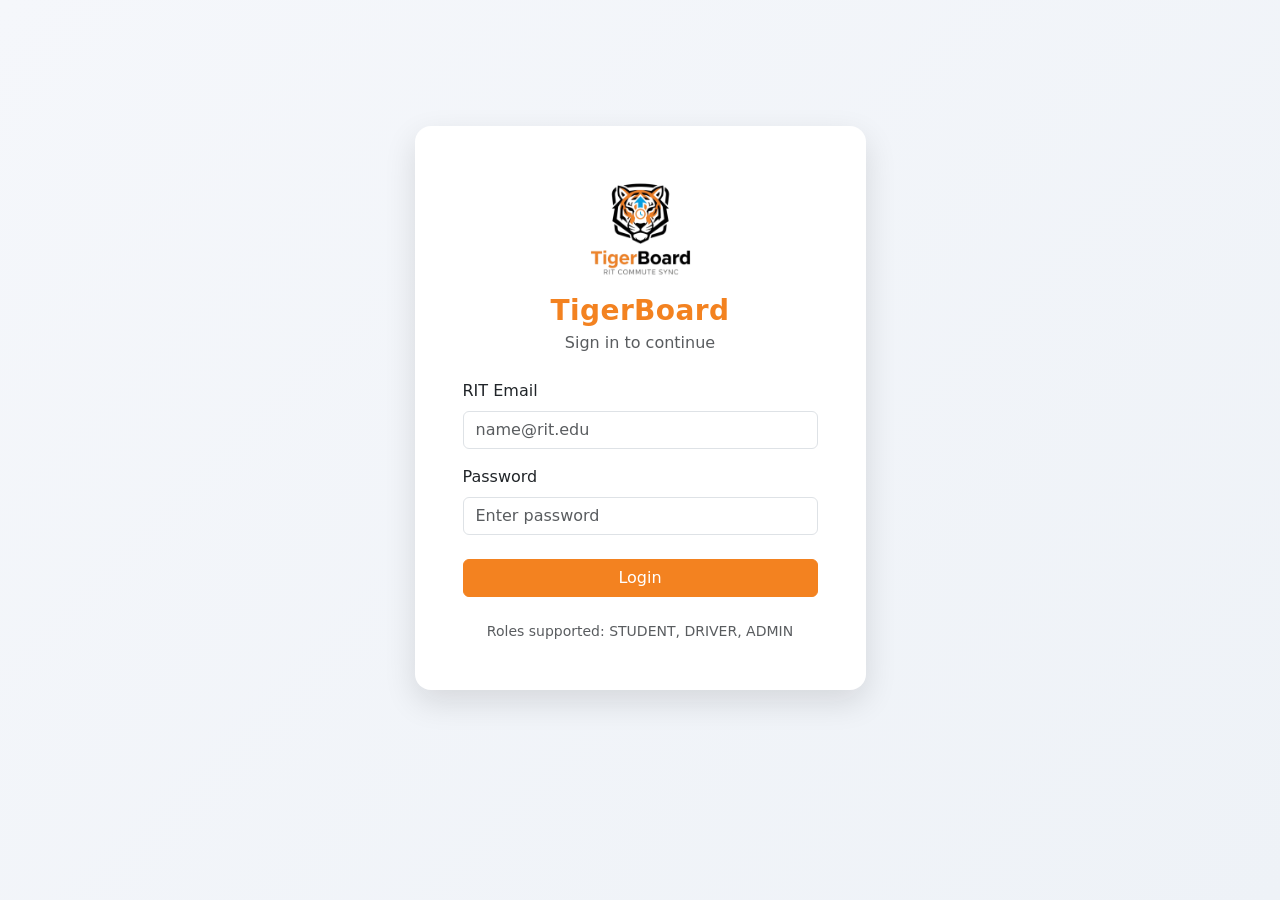
<file: src/main/resources/static/index.html>
<!DOCTYPE html>
<html lang="en">
<head>
    <meta charset="UTF-8">
    <meta name="viewport" content="width=device-width, initial-scale=1">
    <title>TigerBoard | Login</title>
    <link href="https://cdn.jsdelivr.net/npm/bootstrap@5.3.3/dist/css/bootstrap.min.css" rel="stylesheet">
    <style>
        body {
            min-height: 100vh;
            background: linear-gradient(135deg, #f5f7fb 0%, #eef2f7 100%);
        }

        .brand-text {
            color: #f38220;
            letter-spacing: 0.4px;
        }

        .brand-logo {
            width: 108px;
            height: auto;
            border-radius: 0.75rem;
            margin-bottom: 0.75rem;
        }

        .login-card {
            border: 0;
            border-radius: 1rem;
            box-shadow: 0 12px 32px rgba(17, 17, 17, 0.12);
        }

        .btn-tiger {
            background-color: #f38220;
            border-color: #f38220;
            color: #fff;
        }

        .btn-tiger:hover,
        .btn-tiger:focus {
            background-color: #da6f14;
            border-color: #da6f14;
            color: #fff;
        }
    </style>
</head>
<body>
<main class="container py-5">
    <div class="row justify-content-center align-items-center" style="min-height: 80vh;">
        <div class="col-12 col-md-8 col-lg-5">
            <div class="card login-card">
                <div class="card-body p-4 p-md-5">
                    <div class="text-center mb-4">
                        <img src="logo.jpg" alt="TigerBoard logo" class="brand-logo" onerror="this.onerror=null;this.src='/logo.jpg';">
                        <h1 class="h3 fw-bold mb-1 brand-text">TigerBoard</h1>
                        <p class="text-muted mb-0">Sign in to continue</p>
                    </div>

                    <form id="loginForm" novalidate>
                        <div class="mb-3">
                            <label for="emailID" class="form-label">RIT Email</label>
                            <input type="email" id="emailID" class="form-control" placeholder="name@rit.edu" required>
                        </div>

                        <div class="mb-4">
                            <label for="password" class="form-label">Password</label>
                            <input type="password" id="password" class="form-control" placeholder="Enter password" required>
                        </div>

                        <button type="submit" id="loginBtn" class="btn btn-tiger w-100">
                            <span class="btn-label">Login</span>
                            <span class="spinner-border spinner-border-sm ms-2 d-none" role="status" aria-hidden="true"></span>
                        </button>
                    </form>

                    <p class="small text-muted text-center mt-4 mb-0">
                        Roles supported: STUDENT, DRIVER, ADMIN
                    </p>
                </div>
            </div>
        </div>
    </div>
</main>

<div class="position-fixed top-0 end-0 p-3" style="z-index: 1080;">
    <div id="statusToast" class="toast align-items-center text-bg-dark border-0" role="alert" aria-live="assertive" aria-atomic="true">
        <div class="d-flex">
            <div id="toastMessage" class="toast-body">Message</div>
            <button type="button" class="btn-close btn-close-white me-2 m-auto" data-bs-dismiss="toast" aria-label="Close"></button>
        </div>
    </div>
</div>

<script src="https://code.jquery.com/jquery-3.7.1.min.js"></script>
<script src="https://cdn.jsdelivr.net/npm/bootstrap@5.3.3/dist/js/bootstrap.bundle.min.js"></script>
<script>
    (function () {
        const $loginForm = $("#loginForm");
        const $emailID = $("#emailID");
        const $password = $("#password");
        const $loginBtn = $("#loginBtn");
        const $btnLabel = $loginBtn.find(".btn-label");
        const $spinner = $loginBtn.find(".spinner-border");
        const $toast = $("#statusToast");
        const $toastMessage = $("#toastMessage");

        const toast = new bootstrap.Toast($toast[0], { delay: 2500 });

        function showToast(message, type) {
            const className = type === "success" ? "text-bg-success" : "text-bg-danger";
            $toast.removeClass("text-bg-success text-bg-danger text-bg-dark").addClass(className);
            $toastMessage.text(message);
            toast.show();
        }

        function setLoading(isLoading) {
            $loginBtn.prop("disabled", isLoading);
            $spinner.toggleClass("d-none", !isLoading);
            $btnLabel.text(isLoading ? "Signing in..." : "Login");
        }

        function redirectByRole(role) {
            const routes = {
                STUDENT: "/student-dashboard.html",
                DRIVER: "/driver-dashboard.html",
                ADMIN: "/admin-dashboard.html"
            };

            const destination = routes[role];
            if (!destination) {
                showToast("Unknown role returned by server.", "error");
                return;
            }

            window.location.href = destination;
        }

        $loginForm.on("submit", function (event) {
            event.preventDefault();

            const payload = {
                emailID: ($emailID.val() || "").trim(),
                password: $password.val() || ""
            };

            if (!payload.emailID || !payload.password) {
                showToast("Please enter both email and password.", "error");
                return;
            }

            setLoading(true);

            $.ajax({
                url: "/api/auth/login",
                method: "POST",
                contentType: "application/json",
                data: JSON.stringify(payload)
            }).done(function (response) {
                const safeResponse = response || {};

                if (!safeResponse.success) {
                    showToast(safeResponse.message || "Login failed.", "error");
                    return;
                }

                sessionStorage.setItem("currentUser", JSON.stringify(safeResponse));
                showToast("Login successful. Redirecting...", "success");
                setTimeout(function () {
                    redirectByRole(safeResponse.userRole);
                }, 700);
            }).fail(function (xhr) {
                const response = xhr.responseJSON || {};
                showToast(response.message || "Invalid credentials. Please try again.", "error");
            }).always(function () {
                setLoading(false);
            });
        });
    })();
</script>
</body>
</html>
</file>
